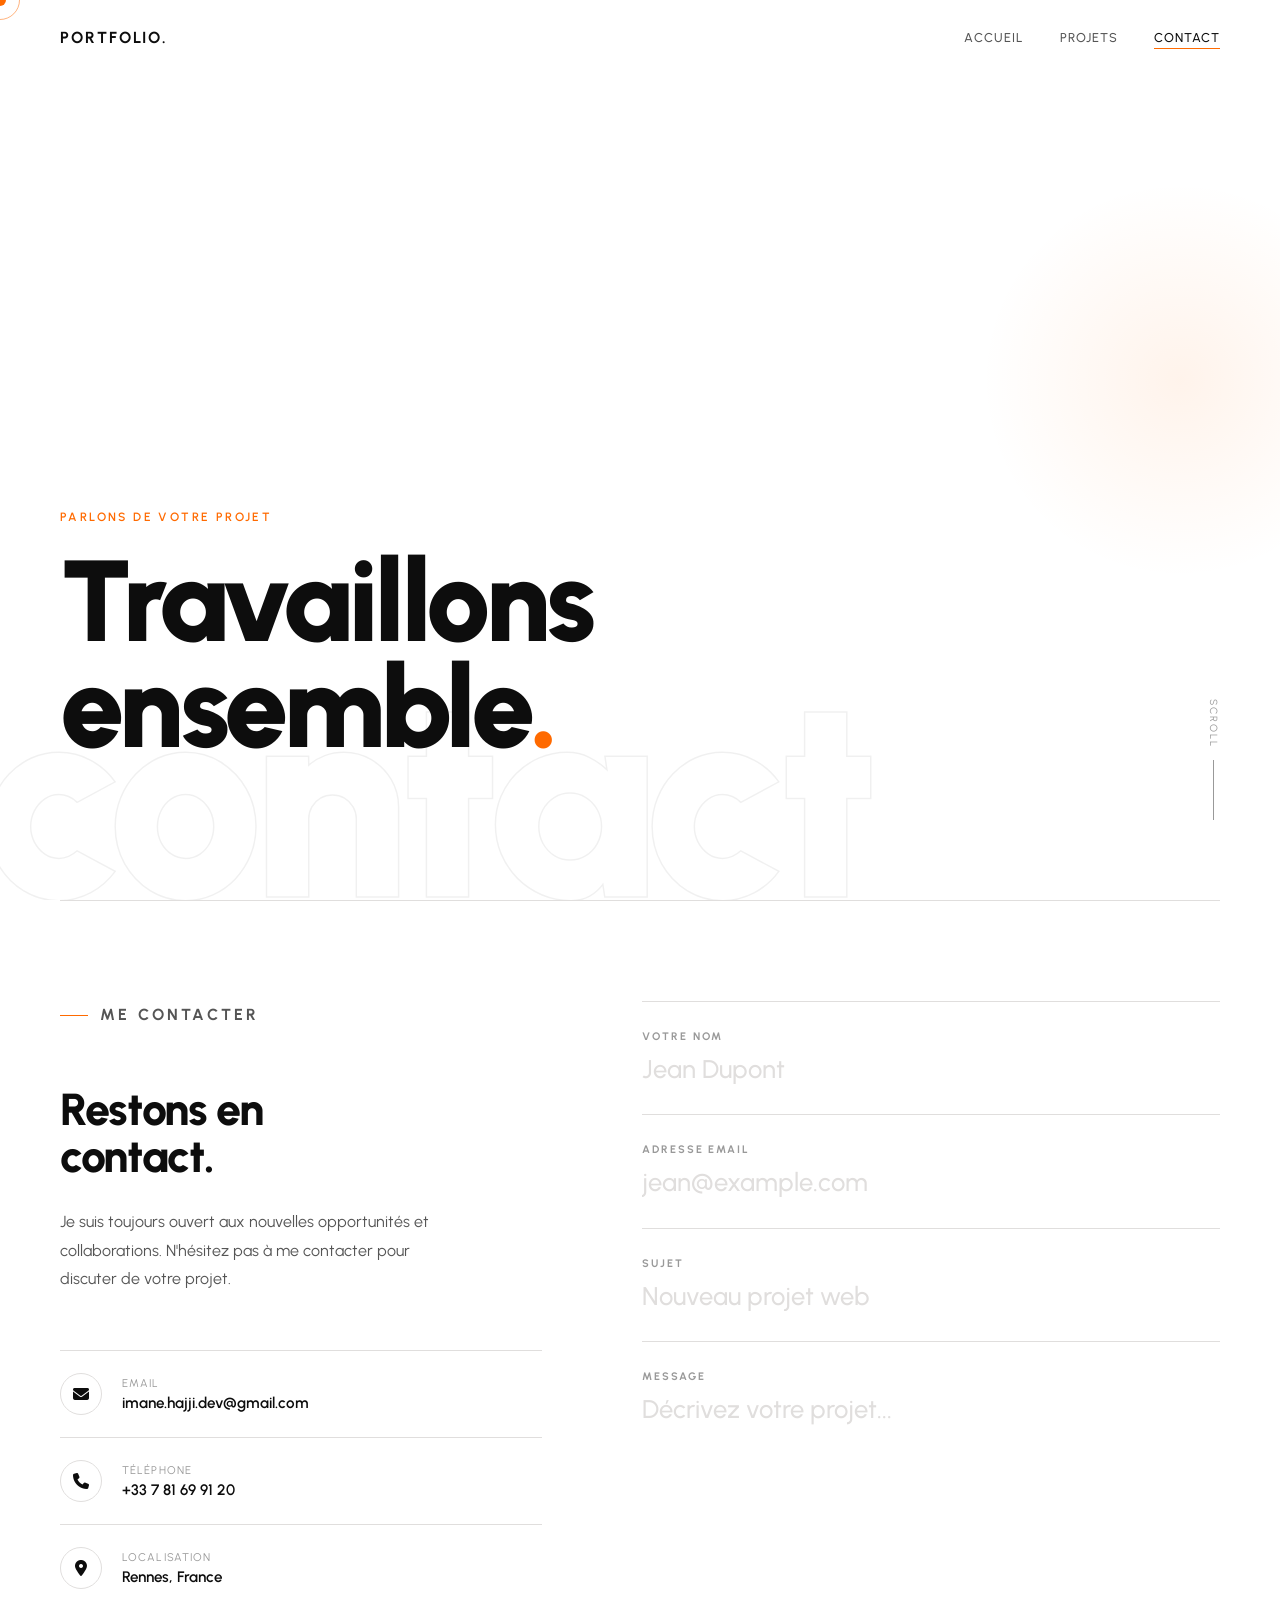
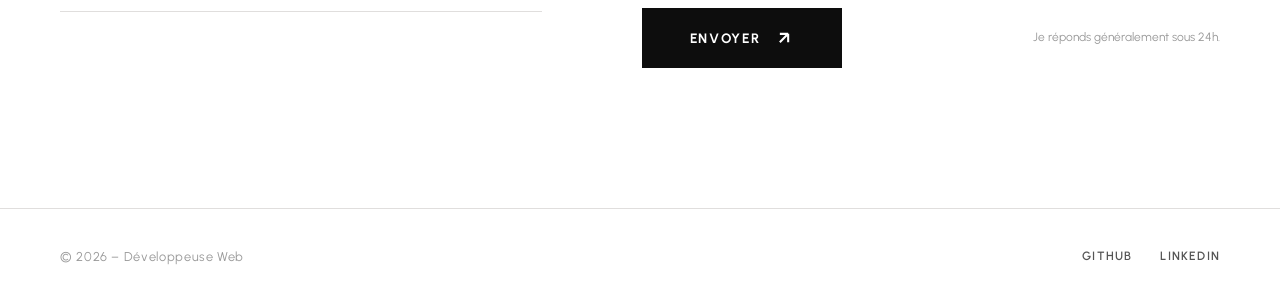
<file: contact.html>
<!DOCTYPE html>
<html lang="fr">
<head>
  <meta charset="UTF-8">
  <title>Contact – Portfolio</title>
  <meta name="viewport" content="width=device-width, initial-scale=1.0">
  <link href="https://fonts.googleapis.com/css2?family=Urbanist:wght@300;400;500;600;700;800;900&display=swap" rel="stylesheet">
  <link rel="stylesheet" href="https://cdnjs.cloudflare.com/ajax/libs/font-awesome/6.5.0/css/all.min.css">
  <link rel="stylesheet" href="style-editorial.css">
</head>
<body>

<!-- CURSOR -->
<div class="cursor" id="cursor"></div>
<div class="cursor-follower" id="cursorFollower"></div>

<!-- SUCCESS OVERLAY -->
<div class="success-overlay" id="successOverlay">
  <h3>Message envoyé ✦</h3>
  <p>Je vous répondrai dans les plus brefs délais.</p>
  <button class="success-close" onclick="closeSuccess()">Fermer</button>
</div>

<!-- NAVBAR -->
<header class="navbar">
  <div class="logo">Portfolio.</div>
  <nav>
    <a href="index.html">Accueil</a>
    <a href="projects.html">Projets</a>
    <a href="contact.html" class="active">Contact</a>
  </nav>
</header>

<!-- HERO -->
<section class="hero-contact">
  <div class="blob-deco"></div>
  <p class="hero-eyebrow" id="eyebrow">Parlons de votre projet</p>
  <h1 class="hero-title" id="heroTitle">
    <span class="line"><span>Travaillons</span></span>
    <span class="line"><span>ensemble<em>.</em></span></span>
  </h1>
  <div class="scroll-hint">
    <span>Scroll</span>
    <div class="scroll-line"></div>
  </div>
  <div class="bg-text" id="bgText">contact</div>
</section>

<div class="divider"></div>

<!-- CONTACT -->
<section class="contact-section">
  <div class="contact-left">
    <p class="section-label reveal">Me contacter</p>
    <h2 class="reveal" data-delay="1">Restons en<br>contact.</h2>
    <p class="reveal" data-delay="2">Je suis toujours ouvert aux nouvelles opportunités et collaborations. N'hésitez pas à me contacter pour discuter de votre projet.</p>
    <div class="contact-info-list">
      <div class="contact-info-item reveal" data-delay="2">
        <div class="info-icon"><i class="fa-solid fa-envelope"></i></div>
        <div class="info-text">
          <small>Email</small>
          <span>imane.hajji.dev@gmail.com</span>
        </div>
      </div>
      <div class="contact-info-item reveal" data-delay="3">
        <div class="info-icon"><i class="fa-solid fa-phone"></i></div>
        <div class="info-text">
          <small>Téléphone</small>
          <span>+33 7 81 69 91 20</span>
        </div>
      </div>
      <div class="contact-info-item reveal" data-delay="4">
        <div class="info-icon"><i class="fa-solid fa-location-dot"></i></div>
        <div class="info-text">
          <small>Localisation</small>
          <span>Rennes, France</span>
        </div>
      </div>
    </div>
  </div>

  <div class="contact-right">
    <form id="contactForm" action="https://formspree.io/f/xeeronrg" method="POST">
      <div class="form-group reveal">
        <label>Votre nom</label>
        <input type="text" name="nom" placeholder="Jean Dupont" required>
      </div>
      <div class="form-group reveal" data-delay="1">
        <label>Adresse email</label>
        <input type="email" name="email" placeholder="jean@example.com" required>
      </div>
      <div class="form-group reveal" data-delay="2">
        <label>Sujet</label>
        <input type="text" name="sujet" placeholder="Nouveau projet web">
      </div>
      <div class="form-group reveal" data-delay="3">
        <label>Message</label>
        <textarea name="message" rows="4" placeholder="Décrivez votre projet..." required></textarea>
      </div>
      <div class="form-actions reveal" data-delay="4">
        <button type="submit" class="btn-submit">
          <span>
            Envoyer
            <svg class="btn-arrow" viewBox="0 0 24 24" fill="none" stroke="currentColor" stroke-width="2.5">
              <path d="M7 17L17 7M17 7H7M17 7v10"/>
            </svg>
          </span>
        </button>
        <p class="form-note">Je réponds généralement sous 24h.</p>
      </div>
    </form>
  </div>
</section>

<!-- FOOTER -->
<footer class="footer">
  <p>© 2026 – Développeuse Web</p>
  <div class="footer-links">
    <a href="https://github.com/imanehajji-dev">GitHub</a>
    <a href="https://www.linkedin.com/in/imane-hajji-92b50a211">LinkedIn</a>
  </div>
</footer>

<script src="editorial.js"></script>
<script>
  document.getElementById('contactForm').addEventListener('submit', function(e) {
    e.preventDefault();
    const data = new FormData(this);
    fetch(this.action, { method: 'POST', body: data, headers: { 'Accept': 'application/json' }})
      .then(() => {
        document.getElementById('successOverlay').classList.add('show');
        this.reset();
      });
  });
  function closeSuccess() {
    document.getElementById('successOverlay').classList.remove('show');
  }
</script>
</body>
</html>
</file>
<file: style-editorial.css>
/* ═══════════════════════════════════════════════════
   PORTFOLIO ÉDITORIAL — style-editorial.css
   Pages : index.html · projects.html · contact.html
   Font  : Urbanist (Google Fonts)
   <link href="https://fonts.googleapis.com/css2?family=Urbanist:wght@300;400;500;600;700;800;900&display=swap" rel="stylesheet">
═══════════════════════════════════════════════════ */

/* ── VARIABLES ── */
:root {
  --orange:      #ff6a00;
  --orange-mid:  rgba(255, 106, 0, 0.12);
  --black:       #0d0d0d;
  --gray:        #f2f1ef;
  --gray-mid:    #e0dedd;
  --gray-card:   #ebe9e7;
  --white:       #ffffff;
  --text-muted:  #999;
  --text-mid:    #555;
  --transition:  cubic-bezier(0.16, 1, 0.3, 1);
}

/* ── RESET ── */
*, *::before, *::after { margin: 0; padding: 0; box-sizing: border-box; }

html { scroll-behavior: smooth; }

body {
  font-family: "Urbanist", sans-serif;
  background: var(--white);
  color: var(--black);
  overflow-x: hidden;
  cursor: none;
}

img { display: block; max-width: 100%; }

a { text-decoration: none; color: inherit; }

/* ══════════════════════════════════════
   CUSTOM CURSOR
══════════════════════════════════════ */
.cursor {
  position: fixed;
  width: 12px; height: 12px;
  background: var(--orange);
  border-radius: 50%;
  pointer-events: none;
  z-index: 9999;
  transform: translate(-50%, -50%);
  transition: width 0.3s, height 0.3s;
  mix-blend-mode: multiply;
}

.cursor-follower {
  position: fixed;
  width: 40px; height: 40px;
  border: 1.5px solid var(--orange);
  border-radius: 50%;
  pointer-events: none;
  z-index: 9998;
  transform: translate(-50%, -50%);
  transition: width 0.3s, height 0.3s, opacity 0.3s;
  opacity: 0.5;
}

/* ══════════════════════════════════════
   NAVBAR
══════════════════════════════════════ */
.navbar {
  position: fixed;
  top: 0; left: 0; right: 0;
  padding: 28px 60px;
  display: flex;
  justify-content: space-between;
  align-items: center;
  z-index: 100;
  mix-blend-mode: multiply;
}

.logo {
  font-size: 1rem;
  font-weight: 700;
  letter-spacing: 0.12em;
  text-transform: uppercase;
  color: var(--black);
}

.navbar nav { display: flex; gap: 36px; align-items: center; }

.navbar nav a {
  font-size: 0.8rem;
  font-weight: 500;
  letter-spacing: 0.08em;
  text-transform: uppercase;
  color: var(--text-mid);
  transition: color 0.2s;
  position: relative;
}

.navbar nav a::after {
  content: "";
  position: absolute;
  bottom: -4px; left: 0;
  width: 0; height: 1px;
  background: var(--orange);
  transition: width 0.3s var(--transition);
}

.navbar nav a:hover,
.navbar nav a.active { color: var(--black); }

.navbar nav a.active::after,
.navbar nav a:hover::after { width: 100%; }

/* ══════════════════════════════════════
   HERO — SHARED (hero-contact used by contact & projects)
══════════════════════════════════════ */
.hero-contact {
  min-height: 100vh;
  display: flex;
  flex-direction: column;
  justify-content: flex-end;
  padding: 0 60px 80px;
  position: relative;
  overflow: hidden;
}

/* Background giant text */
.bg-text {
  position: absolute;
  bottom: -40px; left: -20px;
  font-size: clamp(160px, 22vw, 320px);
  font-weight: 900;
  color: transparent;
  -webkit-text-stroke: 1.5px rgba(0, 0, 0, 0.06);
  line-height: 1;
  pointer-events: none;
  white-space: nowrap;
  letter-spacing: -0.04em;
  user-select: none;
  transform: translateY(60px);
  opacity: 0;
  transition: transform 1.2s var(--transition), opacity 1.2s ease;
}

.bg-text.visible { transform: translateY(0); opacity: 1; }

/* Eyebrow */
.hero-eyebrow {
  font-size: 0.75rem;
  font-weight: 600;
  letter-spacing: 0.2em;
  text-transform: uppercase;
  color: var(--orange);
  margin-bottom: 24px;
  opacity: 0;
  transform: translateY(20px);
  transition: all 0.8s 0.2s ease;
}

.hero-eyebrow.visible { opacity: 1; transform: translateY(0); }

/* Hero title — line-by-line reveal */
.hero-title {
  font-size: clamp(64px, 9vw, 140px);
  font-weight: 900;
  line-height: 0.92;
  letter-spacing: -0.04em;
  color: var(--black);
  margin-bottom: 60px;
  position: relative;
  z-index: 1;
}

.hero-title .line {
  display: block;
  overflow: hidden;
}

.hero-title .line span {
  display: block;
  transform: translateY(110%);
  transition: transform 0.9s var(--transition);
}

.hero-title .line:nth-child(2) span { transition-delay: 0.1s; }
.hero-title .line:nth-child(3) span { transition-delay: 0.2s; }

.hero-title.visible .line span { transform: translateY(0); }

.hero-title em {
  font-style: normal;
  color: var(--orange);
}

/* Scroll indicator */
.scroll-hint {
  position: absolute;
  right: 60px; bottom: 80px;
  display: flex;
  flex-direction: column;
  align-items: center;
  gap: 12px;
  opacity: 0;
  animation: fadeIn 1s 1.5s forwards;
}

.scroll-hint span {
  font-size: 0.65rem;
  letter-spacing: 0.2em;
  text-transform: uppercase;
  color: var(--text-muted);
  writing-mode: vertical-rl;
}

.scroll-line {
  width: 1px; height: 60px;
  background: var(--text-muted);
  position: relative;
  overflow: hidden;
}

.scroll-line::after {
  content: "";
  position: absolute;
  top: -100%; left: 0;
  width: 100%; height: 100%;
  background: var(--orange);
  animation: scrollDown 1.8s 1.5s infinite;
}

/* ══════════════════════════════════════
   HERO HOME (index.html)
══════════════════════════════════════ */
.hero-home {
  min-height: 100vh;
  display: grid;
  grid-template-rows: 1fr auto;
  padding: 0 60px 60px;
  position: relative;
  overflow: hidden;
}

.hero-home-content {
  display: flex;
  flex-direction: column;
  justify-content: flex-end;
  padding-bottom: 40px;
}

.hero-desc p {
  color: var(--text-mid);
  font-size: 1.05rem;
  max-width: 480px;
  line-height: 1.8;
  margin-bottom: 40px;
}

.hero-ctas {
  display: flex;
  gap: 20px;
  align-items: center;
  flex-wrap: wrap;
}

/* Stats row */
.hero-stats {
  display: flex;
  align-items: center;
  gap: 0;
  padding: 36px 0 0;
  border-top: 1px solid var(--gray-mid);
}

.stat {
  display: flex;
  flex-direction: column;
  gap: 4px;
  padding: 0 48px 0 0;
}

.stat:first-child { padding-left: 0; }

.stat-num {
  font-size: 2.4rem;
  font-weight: 900;
  letter-spacing: -0.04em;
  color: var(--black);
  line-height: 1;
}

.stat-label {
  font-size: 0.75rem;
  color: var(--text-muted);
  letter-spacing: 0.06em;
  text-transform: uppercase;
}

.stat-divider {
  width: 1px;
  height: 48px;
  background: var(--gray-mid);
  margin-right: 48px;
}

/* ══════════════════════════════════════
   BUTTONS
══════════════════════════════════════ */
.btn-primary-ed {
  display: inline-flex;
  align-items: center;
  gap: 12px;
  background: var(--black);
  color: white;
  font-family: "Urbanist", sans-serif;
  font-size: 0.82rem;
  font-weight: 700;
  letter-spacing: 0.1em;
  text-transform: uppercase;
  padding: 18px 36px;
  border: none;
  cursor: none;
  position: relative;
  overflow: hidden;
  transition: color 0.4s;
}

.btn-primary-ed::before {
  content: "";
  position: absolute;
  inset: 0;
  background: var(--orange);
  transform: translateX(-101%);
  transition: transform 0.5s var(--transition);
}

.btn-primary-ed:hover::before { transform: translateX(0); }

.btn-primary-ed span,
.btn-primary-ed svg { position: relative; z-index: 1; }

.btn-primary-ed svg { transition: transform 0.3s ease; }
.btn-primary-ed:hover svg { transform: translate(4px, -4px); }

.btn-primary-ed.large { padding: 22px 48px; font-size: 0.88rem; }

.btn-ghost-ed {
  display: inline-flex;
  align-items: center;
  gap: 8px;
  font-size: 0.82rem;
  font-weight: 600;
  letter-spacing: 0.06em;
  text-transform: uppercase;
  color: var(--text-mid);
  border-bottom: 1px solid var(--gray-mid);
  padding-bottom: 4px;
  transition: color 0.2s, border-color 0.2s;
  cursor: none;
}

.btn-ghost-ed:hover { color: var(--orange); border-color: var(--orange); }

.btn-ghost-ed.small { font-size: 0.75rem; }

/* Submit button */
.btn-submit {
  position: relative;
  background: var(--black);
  color: white;
  font-family: "Urbanist", sans-serif;
  font-size: 0.85rem;
  font-weight: 700;
  letter-spacing: 0.12em;
  text-transform: uppercase;
  padding: 20px 48px;
  border: none;
  cursor: none;
  overflow: hidden;
  transition: color 0.4s;
}

.btn-submit::before {
  content: "";
  position: absolute;
  inset: 0;
  background: var(--orange);
  transform: translateX(-101%);
  transition: transform 0.5s var(--transition);
}

.btn-submit:hover::before { transform: translateX(0); }

.btn-submit span {
  position: relative;
  z-index: 1;
  display: flex;
  align-items: center;
  gap: 14px;
}

.btn-arrow {
  display: inline-flex;
  width: 20px; height: 20px;
  transition: transform 0.3s ease;
}

.btn-submit:hover .btn-arrow { transform: translate(4px, -4px); }

/* ══════════════════════════════════════
   DIVIDER
══════════════════════════════════════ */
.divider {
  height: 1px;
  background: var(--gray-mid);
  margin: 0 60px;
  width: calc(100% - 120px);
}

/* ══════════════════════════════════════
   SECTION LABEL
══════════════════════════════════════ */
.section-label {
  font-size: 0.7rem;
  font-weight: 700;
  letter-spacing: 0.2em;
  text-transform: uppercase;
  color: var(--text-muted);
  margin-bottom: 20px;
  display: flex;
  align-items: center;
  gap: 12px;
}

.section-label::before {
  content: "";
  width: 28px; height: 1px;
  background: var(--orange);
  flex-shrink: 0;
}

/* ══════════════════════════════════════
   ABOUT STRIP (index)
══════════════════════════════════════ */
.about-strip {
  padding: 100px 60px;
}

.about-strip-inner {
  display: grid;
  grid-template-columns: 1fr 1fr;
  gap: 80px;
  margin-bottom: 80px;
  align-items: start;
}

.about-strip-left h2 {
  font-size: clamp(36px, 4vw, 58px);
  font-weight: 900;
  letter-spacing: -0.04em;
  line-height: 1.0;
  margin-top: 12px;
}

.about-strip-right p {
  font-size: 1rem;
  color: var(--text-mid);
  line-height: 1.85;
  margin-bottom: 20px;
}

/* Skills grid */
.skills-grid {
  display: grid;
  grid-template-columns: repeat(4, 1fr);
  gap: 2px;
}

.skill-card {
  background: var(--gray-card);
  padding: 40px 32px;
  transition: background 0.3s;
}

.skill-card:hover { background: var(--white); }

.skill-icon {
  font-size: 1.6rem;
  display: block;
  margin-bottom: 20px;
  color:#ff6a00;
}

.skill-card h4 {
  font-size: 1.05rem;
  font-weight: 800;
  letter-spacing: -0.02em;
  margin-bottom: 10px;
}

.skill-card p {
  font-size: 0.85rem;
  color: var(--text-mid);
  line-height: 1.7;
}

/* ══════════════════════════════════════
   ABOUT FULL SECTION (index)
══════════════════════════════════════ */
.about-full {
  padding: 100px 60px;
  display: flex;
  flex-direction: column;
  gap: 100px;
}

.about-top {
  display: grid;
  grid-template-columns: 420px 1fr;
  gap: 80px;
  align-items: center;
}

.about-photo-wrap { position: relative; }

.about-photo-frame {
  position: relative;
  border-radius: 50%;
  overflow: hidden;
  background: var(--gray-card);
  width: 480px;
  height: 480px;
  margin: 0 auto;
}

.about-photo {
  width: 100%;
  height: 100%;
  object-fit: cover;
  object-position: top center;
  display: block;
  filter: grayscale(15%);
  transition: filter 0.5s ease;
}

/* Supprime le bord orange */
.about-photo-frame::after {
  display: none;
}
.about-photo-wrap {
  margin-right: 80px;
}
.badge-icon { font-size: 1.4rem; }

.about-intro h2 {
  font-size: clamp(40px, 5vw, 68px);
  font-weight: 900;
  letter-spacing: -0.04em;
  line-height: 1.0;
  margin-bottom: 28px;
}

.about-intro h2 em { font-style: normal; color: var(--orange); }

.about-text {
  font-size: 1rem;
  color: var(--text-mid);
  line-height: 1.85;
  margin-bottom: 16px;
  max-width: 520px;
}

.about-text strong { color: var(--black); font-weight: 700; }
.about-text em { font-style: italic; color: var(--orange); }

/* Timeline */
.about-parcours { max-width: 700px; }

.timeline {
  display: flex;
  flex-direction: column;
  margin-top: 32px;
  position: relative;
  padding-left: 28px;
}

.timeline::before {
  content: "";
  position: absolute;
  left: 5px; top: 8px; bottom: 8px;
  width: 1px;
  background: var(--gray-mid);
}

.tl-item {
  position: relative;
  padding: 0 0 48px 32px;
}

.tl-item:last-child { padding-bottom: 0; }

.tl-dot {
  position: absolute;
  left: -23px; top: 6px;
  width: 12px; height: 12px;
  border-radius: 50%;
  background: var(--orange);
  border: 2px solid var(--gray);
  box-shadow: 0 0 0 3px rgba(255,106,0,0.2);
}

.tl-dot.future {
  background: var(--gray-mid);
  box-shadow: 0 0 0 3px rgba(0,0,0,0.05);
}

.tl-date {
  font-size: 0.7rem;
  font-weight: 700;
  letter-spacing: 0.15em;
  text-transform: uppercase;
  color: var(--orange);
  display: block;
  margin-bottom: 8px;
}

.tl-item h4 {
  font-size: 1.05rem;
  font-weight: 800;
  letter-spacing: -0.02em;
  margin-bottom: 6px;
}

.tl-item p { font-size: 0.88rem; color: var(--text-mid); line-height: 1.7; }

/* Stack */
.stack-grid {
  display: grid;
  grid-template-columns: repeat(3, 1fr);
  gap: 2px;
  margin-top: 28px;
}

.stack-group { background: var(--gray-card); padding: 36px 32px; }

.stack-group h5 {
  font-size: 0.68rem;
  font-weight: 700;
  letter-spacing: 0.2em;
  text-transform: uppercase;
  color: var(--text-muted);
  margin-bottom: 20px;
}

.stack-pills { display: flex; flex-wrap: wrap; gap: 8px; }

.stack-pill {
  display: inline-block;
  padding: 6px 14px;
  border: 1px solid var(--gray-mid);
  border-radius: 30px;
  font-size: 0.78rem;
  font-weight: 600;
  color: var(--text-mid);
  background: var(--white);
  transition: all 0.2s;
}

.stack-pill {
  transition: transform 0.2s ease;
}

.stack-pill:hover {
  transform: scale(1.15);
  cursor: default;
}

@media (max-width: 1100px) {
  .about-top { grid-template-columns: 320px 1fr; gap: 50px; }
}

@media (max-width: 900px) {
  .about-full { padding: 60px 28px; gap: 70px; }
  .about-top { grid-template-columns: 1fr; }
  .about-photo-wrap { max-width: 340px; }
  .about-badge { right: 0; }
  .stack-grid { grid-template-columns: 1fr; }
}

/* ══════════════════════════════════════
   FEATURED PROJECTS (index)
══════════════════════════════════════ */
.featured-projects {
  padding: 100px 60px;
}

.section-header { margin-bottom: 60px; }

.section-header-row {
  display: flex;
  justify-content: space-between;
  align-items: flex-end;
}

.section-header h2 {
  font-size: clamp(40px, 5vw, 72px);
  font-weight: 900;
  letter-spacing: -0.04em;
  line-height: 1;
}

/* Featured project items */
.fp-list { display: flex; flex-direction: column; }

.fp-item {
  display: grid;
  grid-template-columns: 60px 1fr auto auto;
  align-items: center;
  gap: 40px;
  padding: 36px 0;
  border-top: 1px solid var(--gray-mid);
  transition: padding-left 0.4s var(--transition);
  cursor: none;
}

.fp-item:last-child { border-bottom: 1px solid var(--gray-mid); }

.fp-item:hover { padding-left: 20px; }

.fp-num {
  font-size: 0.75rem;
  font-weight: 700;
  color: var(--text-muted);
  letter-spacing: 0.1em;
}

.fp-info h3 {
  font-size: 1.4rem;
  font-weight: 800;
  letter-spacing: -0.03em;
  margin-bottom: 6px;
  transition: color 0.2s;
}

.fp-item:hover .fp-info h3 { color: var(--orange); }

.fp-info p {
  font-size: 0.85rem;
  color: var(--text-muted);
}

.fp-tags {
  display: flex;
  gap: 8px;
  flex-wrap: wrap;
  justify-content: flex-end;
}

.fp-arrow {
  color: var(--text-muted);
  transition: transform 0.3s ease, color 0.2s;
}

.fp-item:hover .fp-arrow {
  transform: translate(4px, -4px);
  color: var(--orange);
}

/* Tag pill */
.tag-ed {
  display: inline-block;
  padding: 5px 14px;
  border: 1px solid var(--gray-mid);
  border-radius: 30px;
  font-size: 0.72rem;
  font-weight: 600;
  letter-spacing: 0.04em;
  color: var(--text-mid);
  background: var(--white);
  white-space: nowrap;
  transition: border-color 0.2s, color 0.2s;
}

.fp-item:hover .tag-ed,
.pe-item:hover .tag-ed {
  border-color: var(--orange);
  color: var(--orange);
}

/* ══════════════════════════════════════
   CTA STRIP
══════════════════════════════════════ */
.cta-strip {
  padding: 100px 60px;
}

.cta-strip-inner {
  display: flex;
  justify-content: space-between;
  align-items: center;
  gap: 40px;
  flex-wrap: wrap;
}

.cta-strip h2 {
  font-size: clamp(36px, 5vw, 72px);
  font-weight: 900;
  letter-spacing: -0.04em;
  line-height: 1;
}

/* ══════════════════════════════════════
   PROJECTS PAGE — FILTER
══════════════════════════════════════ */
.filter-row {
  display: flex;
  gap: 0;
  padding: 40px 60px 0;
  border-bottom: 1px solid var(--gray-mid);
}

.filter-btn {
  background: transparent;
  border: none;
  font-family: "Urbanist", sans-serif;
  font-size: 0.78rem;
  font-weight: 700;
  letter-spacing: 0.12em;
  text-transform: uppercase;
  color: var(--text-muted);
  padding: 16px 28px 16px 0;
  cursor: none;
  position: relative;
  transition: color 0.2s;
}

.filter-btn::after {
  content: "";
  position: absolute;
  bottom: -1px; left: 0;
  width: 0; height: 2px;
  background: var(--orange);
  transition: width 0.3s var(--transition);
}

.filter-btn.active,
.filter-btn:hover { color: var(--black); }

.filter-btn.active::after { width: calc(100% - 28px); }

/* ══════════════════════════════════════
   PROJECTS PAGE — LIST
══════════════════════════════════════ */
.projects-editorial {
  padding: 0 60px 100px;
}

.pe-item {
  display: grid;
  grid-template-columns: 120px 1fr;
  gap: 60px;
  padding: 80px 0;
  align-items: center;
  transition: opacity 0.4s ease;
}

.pe-divider {
  height: 1px;
  background: var(--gray-mid);
}

.pe-left {
  display: flex;
  flex-direction: column;
  align-items: center;
  gap: 24px;
}

.pe-num {
  font-size: 0.72rem;
  font-weight: 700;
  letter-spacing: 0.15em;
  color: var(--text-muted);
}

/* Project image placeholder */
.pe-image {
  width: 100px; height: 100px;
  border-radius: 20px;
  display: flex;
  align-items: center;
  justify-content: center;
  font-size: 2.4rem;
  transition: transform 0.4s var(--transition);
}

.pe-item:hover .pe-image { transform: scale(1.08) rotate(-3deg); }

.pe-image.p1 { background: linear-gradient(135deg, #ffd6b3, #ffb380); }
.pe-image.p2 { background: linear-gradient(135deg, #b3d4ff, #80b3ff); }
.pe-image.p3 { background: linear-gradient(135deg, #b3ffd4, #80ffb3); }
.pe-image.p4 { background: linear-gradient(135deg, #ffd6f5, #ffb3ef); }

.pe-right { }

.pe-meta {
  display: flex;
  align-items: center;
  gap: 14px;
  margin-bottom: 18px;
}

.pe-year {
  font-size: 0.72rem;
  font-weight: 600;
  letter-spacing: 0.1em;
  color: var(--text-muted);
  text-transform: uppercase;
}

.pe-status {
  font-size: 0.68rem;
  font-weight: 700;
  letter-spacing: 0.08em;
  text-transform: uppercase;
  padding: 4px 12px;
  background: var(--gray-card);
  color: var(--text-mid);
  border-radius: 20px;
}

.pe-status.en-cours {
  background: rgba(255, 106, 0, 0.1);
  color: var(--orange);
}

.pe-right h2 {
  font-size: clamp(32px, 4vw, 56px);
  font-weight: 900;
  letter-spacing: -0.04em;
  line-height: 1;
  margin-bottom: 18px;
  transition: color 0.2s;
}

.pe-item:hover .pe-right h2 { color: var(--orange); }

.pe-right p {
  font-size: 0.95rem;
  color: var(--text-mid);
  line-height: 1.8;
  max-width: 560px;
  margin-bottom: 28px;
}

.pe-tags {
  display: flex;
  gap: 8px;
  flex-wrap: wrap;
  margin-bottom: 32px;
}

/* ══════════════════════════════════════
   CONTACT SECTION
══════════════════════════════════════ */
.contact-section {
  padding: 100px 60px 140px;
  display: grid;
  grid-template-columns: 1fr 1.2fr;
  gap: 100px;
  align-items: start;
}

.contact-left { position: sticky; top: 120px; }

.contact-left h2 {
  font-size: clamp(32px, 3.5vw, 52px);
  font-weight: 800;
  line-height: 1.05;
  letter-spacing: -0.03em;
  margin-bottom: 28px;
}

.contact-left > p {
  font-size: 1rem;
  color: var(--text-mid);
  line-height: 1.8;
  margin-bottom: 56px;
  max-width: 380px;
}

.contact-info-list {
  display: flex;
  flex-direction: column;
}

.contact-info-item {
  display: flex;
  align-items: center;
  gap: 20px;
  padding: 22px 0;
  border-top: 1px solid var(--gray-mid);
  transition: padding-left 0.3s ease;
  cursor: none;
}

.contact-info-item:last-child { border-bottom: 1px solid var(--gray-mid); }

.contact-info-item:hover { padding-left: 12px; }

.info-icon {
  width: 42px; height: 42px;
  border-radius: 50%;
  background: var(--white);
  border: 1px solid var(--gray-mid);
  display: flex;
  align-items: center;
  justify-content: center;
  font-size: 1rem;
  flex-shrink: 0;
  transition: background 0.3s, border-color 0.3s;
}

.contact-info-item:hover .info-icon {
  background: var(--orange);
  border-color: var(--orange);
}

.info-text small {
  display: block;
  font-size: 0.7rem;
  letter-spacing: 0.1em;
  text-transform: uppercase;
  color: var(--text-muted);
  margin-bottom: 3px;
}

.info-text span {
  font-size: 0.95rem;
  font-weight: 600;
}

/* ── FORM ── */
.form-group {
  border-top: 1px solid var(--gray-mid);
  padding: 28px 0;
  position: relative;
  overflow: hidden;
}

.form-group:last-of-type { border-bottom: 1px solid var(--gray-mid); }

.form-group label {
  display: block;
  font-size: 0.68rem;
  font-weight: 700;
  letter-spacing: 0.18em;
  text-transform: uppercase;
  color: var(--text-muted);
  margin-bottom: 10px;
  transition: color 0.3s;
}

.form-group:focus-within label { color: var(--orange); }

.form-group input,
.form-group textarea {
  width: 100%;
  background: transparent;
  border: none;
  outline: none;
  font-family: "Urbanist", sans-serif;
  font-size: clamp(1.2rem, 2vw, 1.8rem);
  font-weight: 600;
  color: var(--black);
  resize: none;
  line-height: 1.3;
}

.form-group input::placeholder,
.form-group textarea::placeholder {
  color: var(--gray-mid);
  font-weight: 500;
}

/* Animated orange underline on focus */
.form-group::after {
  content: "";
  position: absolute;
  bottom: 0; left: 0;
  width: 0; height: 2px;
  background: var(--orange);
  transition: width 0.5s var(--transition);
}

.form-group:focus-within::after { width: 100%; }

.form-actions {
  margin-top: 50px;
  display: flex;
  align-items: center;
  justify-content: space-between;
}

.form-note {
  font-size: 0.75rem;
  color: var(--text-muted);
  max-width: 200px;
  line-height: 1.6;
}

/* ══════════════════════════════════════
   SUCCESS OVERLAY
══════════════════════════════════════ */
.success-overlay {
  display: none;
  position: fixed;
  inset: 0;
  background: var(--orange);
  z-index: 9990;
  align-items: center;
  justify-content: center;
  flex-direction: column;
  gap: 20px;
}

.success-overlay.show {
  display: flex;
  animation: overlayIn 0.6s var(--transition);
}

.success-overlay h3 {
  font-size: clamp(40px, 6vw, 90px);
  font-weight: 900;
  color: white;
  letter-spacing: -0.04em;
}

.success-overlay p {
  color: rgba(255, 255, 255, 0.7);
  font-size: 1rem;
}

.success-close {
  margin-top: 30px;
  background: white;
  color: var(--orange);
  border: none;
  padding: 14px 36px;
  font-family: "Urbanist", sans-serif;
  font-weight: 700;
  font-size: 0.8rem;
  letter-spacing: 0.1em;
  text-transform: uppercase;
  cursor: none;
}

/* ══════════════════════════════════════
   BLOB DECORATION
══════════════════════════════════════ */
.blob-deco {
  position: absolute;
  top: 20%; right: -100px;
  width: 400px; height: 400px;
  background: radial-gradient(circle, rgba(255, 106, 0, 0.08) 0%, transparent 70%);
  border-radius: 50%;
  animation: blobMove 8s ease-in-out infinite;
  pointer-events: none;
}

/* ══════════════════════════════════════
   FOOTER
══════════════════════════════════════ */
.footer {
  padding: 40px 60px;
  display: flex;
  justify-content: space-between;
  align-items: center;
  border-top: 1px solid var(--gray-mid);
}

.footer p {
  font-size: 0.8rem;
  color: var(--text-muted);
  letter-spacing: 0.05em;
}

.footer-links { display: flex; gap: 28px; }

.footer-links a {
  font-size: 0.75rem;
  font-weight: 600;
  letter-spacing: 0.1em;
  text-transform: uppercase;
  color: var(--text-mid);
  transition: color 0.2s;
}

.footer-links a:hover { color: var(--orange); }

/* ══════════════════════════════════════
   SCROLL REVEAL
══════════════════════════════════════ */
.reveal {
  opacity: 0;
  transform: translateY(40px);
  transition: opacity 0.9s ease, transform 0.9s var(--transition);
}

.reveal.visible { opacity: 1; transform: translateY(0); }
.reveal[data-delay="1"] { transition-delay: 0.1s; }
.reveal[data-delay="2"] { transition-delay: 0.2s; }
.reveal[data-delay="3"] { transition-delay: 0.3s; }
.reveal[data-delay="4"] { transition-delay: 0.4s; }

/* ══════════════════════════════════════
   KEYFRAMES
══════════════════════════════════════ */
@keyframes fadeIn {
  to { opacity: 1; }
}

@keyframes scrollDown {
  0%   { top: -100%; }
  100% { top: 100%; }
}

@keyframes overlayIn {
  from { clip-path: circle(0% at 50% 50%); }
  to   { clip-path: circle(150% at 50% 50%); }
}

@keyframes blobMove {
  0%, 100% { border-radius: 60% 40% 30% 70% / 60% 30% 70% 40%; transform: scale(1); }
  33%       { border-radius: 30% 60% 70% 40% / 50% 60% 30% 60%; transform: scale(1.05); }
  66%       { border-radius: 70% 30% 50% 50% / 30% 30% 70% 70%; transform: scale(0.95); }
}

/* ══════════════════════════════════════
   RESPONSIVE
══════════════════════════════════════ */
@media (max-width: 1024px) {
  .skills-grid { grid-template-columns: repeat(2, 1fr); }
  .fp-item { grid-template-columns: 40px 1fr; gap: 20px; }
  .fp-tags { display: none; }
}

@media (max-width: 900px) {
  .navbar { padding: 20px 28px; mix-blend-mode: normal; background: rgba(242,241,239,0.9); backdrop-filter: blur(10px); }
  .hero-contact,
  .hero-home { padding: 0 28px 60px; }
  .divider { margin: 0 28px; width: calc(100% - 56px); }
  .about-strip { padding: 60px 28px; }
  .about-strip-inner { grid-template-columns: 1fr; gap: 40px; }
  .skills-grid { grid-template-columns: repeat(2, 1fr); }
  .featured-projects { padding: 60px 28px; }
  .section-header-row { flex-direction: column; align-items: flex-start; gap: 20px; }
  .contact-section { grid-template-columns: 1fr; gap: 60px; padding: 60px 28px 100px; }
  .contact-left { position: static; }
  .cta-strip { padding: 60px 28px; }
  .cta-strip-inner { flex-direction: column; align-items: flex-start; }
  .footer { flex-direction: column; gap: 20px; text-align: center; padding: 32px 28px; }
  .scroll-hint { display: none; }
  .filter-row { padding: 30px 28px 0; overflow-x: auto; }
  .projects-editorial { padding: 0 28px 80px; }
  .pe-item { grid-template-columns: 1fr; gap: 30px; }
  .pe-left { flex-direction: row; align-items: center; }
  .hero-stats { flex-wrap: wrap; gap: 24px; }
  .stat-divider { display: none; }
  .stat { padding: 0; }
}

@media (max-width: 500px) {
  .skills-grid { grid-template-columns: 1fr; }
  .hero-ctas { flex-direction: column; align-items: flex-start; }
}
</file>
